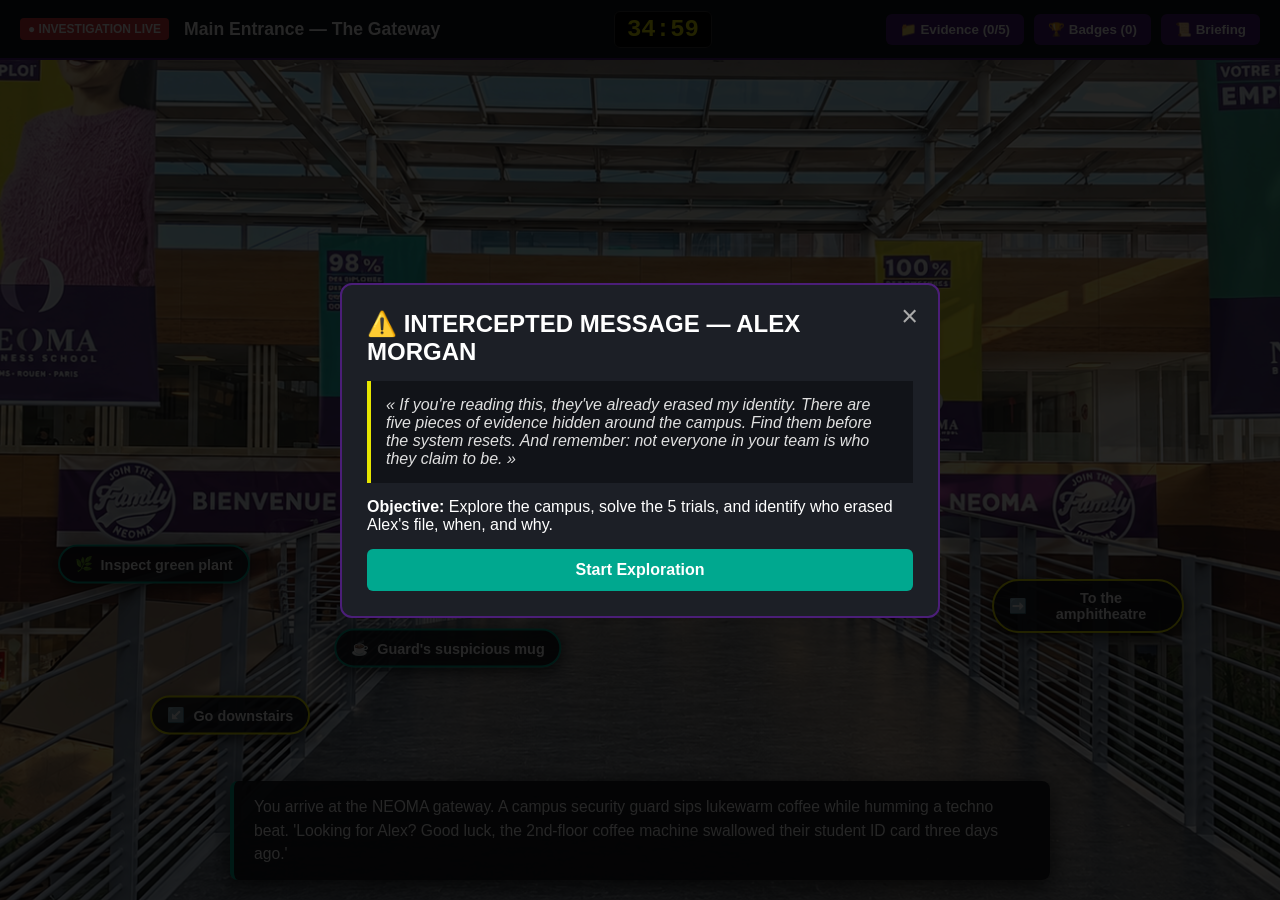
<file: accueil.html>
<!DOCTYPE html>
<html lang="en">
<head>
    <meta charset="UTF-8">
    <meta name="viewport" content="width=device-width, initial-scale=1.0">
    <title>NEOMA Escape Game — The Alex Morgan File</title>
    <link rel="stylesheet" href="style.css">
</head>
<body>

    <!-- Top HUD -->
    <header id="hud">
        <div class="hud-left">
            <span class="badge-live">● INVESTIGATION LIVE</span>
            <h1 id="scene-title">Loading...</h1>
        </div>
        <div class="hud-center">
            <span id="timer">35:00</span>
        </div>
        <div class="hud-right">
            <button id="btn-inventory" class="hud-btn">📁 Evidence (<span id="evidence-count">0</span>/5)</button>
            <button id="btn-badges" class="hud-btn">🏆 Badges (<span id="badge-count">0</span>)</button>
            <button id="btn-briefing" class="hud-btn">📜 Briefing</button>
        </div>
    </header>

    <!-- Main Viewport -->
    <main id="game-viewport">
        <div id="scene-container">
            <img id="scene-image" src="" alt="Campus view">
            <div id="hotspots-layer"></div>
        </div>

        <!-- Dialogue Box -->
        <div id="dialogue-box">
            <p id="scene-description"></p>
        </div>
    </main>

    <!-- Briefing Modal -->
    <div id="modal-briefing" class="modal">
        <div class="modal-content">
            <span class="close-btn" data-close="modal-briefing">&times;</span>
            <h2>⚠️ INTERCEPTED MESSAGE — ALEX MORGAN</h2>
            <blockquote class="alex-quote">
                « If you're reading this, they've already erased my identity. There are five pieces of evidence hidden around the campus. Find them before the system resets. And remember: not everyone in your team is who they claim to be. »
            </blockquote>
            <p><strong>Objective:</strong> Explore the campus, solve the 5 trials, and identify who erased Alex's file, when, and why.</p>
            <button class="action-btn" data-close="modal-briefing">Start Exploration</button>
        </div>
    </div>

    <!-- Evidence Modal -->
    <div id="modal-inventory" class="modal">
        <div class="modal-content">
            <span class="close-btn" data-close="modal-inventory">&times;</span>
            <h2>📁 INVESTIGATION EVIDENCE</h2>
            <div id="inventory-list">
                <p class="empty-msg">No evidence collected yet.</p>
            </div>
        </div>
    </div>

    <!-- Badges Modal -->
    <div id="modal-badges" class="modal">
        <div class="modal-content">
            <span class="close-btn" data-close="modal-badges">&times;</span>
            <h2>🏆 UNLOCKED BADGES</h2>
            <div id="badges-list">
                <p class="empty-msg">No badges unlocked yet.</p>
            </div>
        </div>
    </div>

    <!-- Puzzles Modal -->
    <div id="modal-puzzle" class="modal">
        <div class="modal-content modal-large">
            <span class="close-btn" data-close="modal-puzzle">&times;</span>
            <h2 id="puzzle-title">Puzzle</h2>
            <div id="puzzle-body"></div>
            <p id="puzzle-feedback" class="feedback-msg"></p>
        </div>
    </div>

    <script src="app.js"></script>
</body>
</html>
</file>
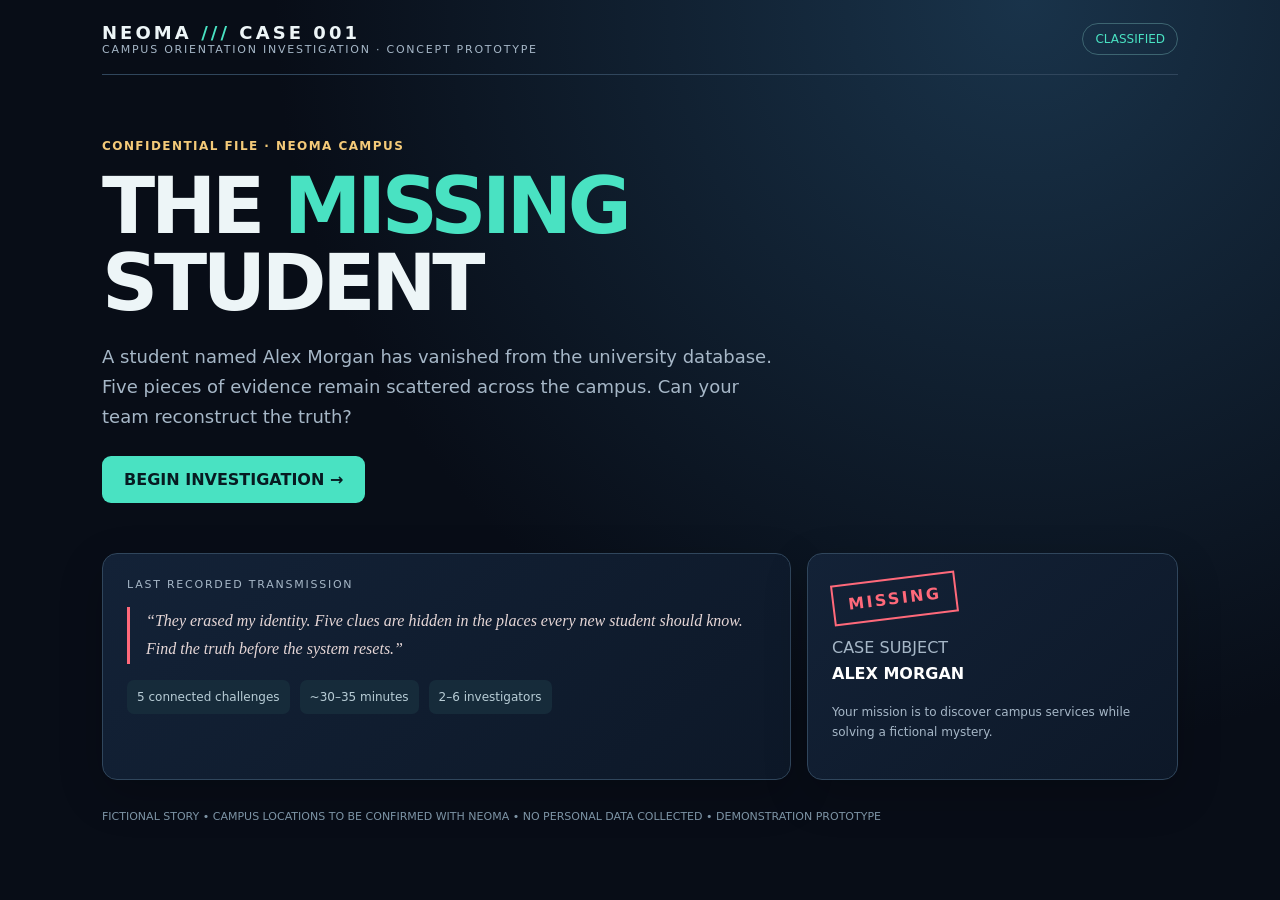
<file: escape_game.html>
<!doctype html><html lang="en"><head><meta charset="utf-8"><meta name="viewport" content="width=device-width,initial-scale=1"><title>NEOMA — The Missing Student</title><style>
:root{--bg:#080d17;--panel:#111c2c;--line:#30465c;--ink:#edf5f7;--muted:#a6b7c7;--accent:#49e2c2;--red:#ff697a;--gold:#f4ca79}*{box-sizing:border-box}body{margin:0;background:radial-gradient(circle at 80% 0%,#19334a 0%,#080d17 55%);color:var(--ink);font-family:Inter,ui-sans-serif,system-ui,Arial,sans-serif;min-height:100vh}button,input{font:inherit}button{cursor:pointer}.shell{max-width:1120px;margin:auto;padding:22px}.top{display:flex;align-items:center;justify-content:space-between;gap:12px;border-bottom:1px solid var(--line);padding-bottom:18px}.brand{font-size:18px;font-weight:900;letter-spacing:.17em}.brand span{color:var(--accent)}.micro{color:var(--muted);font-size:11px;letter-spacing:.16em;text-transform:uppercase}.pill{border:1px solid #3d6571;border-radius:100px;padding:8px 12px;font-size:12px;color:var(--accent)}.hero{padding:64px 0 28px;max-width:820px}h1{font-size:clamp(42px,7vw,78px);line-height:.99;letter-spacing:-.055em;margin:15px 0 20px}h1 em{color:var(--accent);font-style:normal}h2{font-size:clamp(26px,4vw,40px);letter-spacing:-.035em;margin:9px 0 16px}p{color:var(--muted);line-height:1.65}.lead{font-size:18px;max-width:670px}.button{border:0;background:var(--accent);color:#071b21;border-radius:9px;padding:14px 22px;font-weight:800}.button:hover{filter:brightness(1.12)}.button.secondary{background:transparent;color:var(--ink);border:1px solid var(--line)}.button:disabled{opacity:.35;cursor:not-allowed}.actions{display:flex;gap:10px;flex-wrap:wrap;margin-top:24px}.panel{background:linear-gradient(140deg,#132237,#0d1828);border:1px solid var(--line);border-radius:15px;padding:24px;box-shadow:0 15px 45px #0003}.introgrid{display:grid;grid-template-columns:1.3fr .7fr;gap:16px;margin-top:22px}.file{border-left:3px solid var(--red);padding-left:16px;color:#e6d7d7;font-family:Georgia,serif;font-style:italic;line-height:1.8}.stamp{color:var(--red);border:2px solid var(--red);display:inline-block;padding:9px 14px;transform:rotate(-7deg);font-weight:900;letter-spacing:.15em}.progress{display:flex;gap:6px;margin:20px 0 24px}.seg{height:5px;border-radius:10px;background:#263d4c;flex:1}.seg.done{background:var(--accent)}.layout{display:grid;grid-template-columns:minmax(0,1fr) 285px;gap:18px}.location{color:var(--accent);font-size:12px;font-weight:800;letter-spacing:.15em;text-transform:uppercase}.clue{padding:16px;background:#0a1421;border:1px dashed #466077;border-radius:9px;margin:14px 0;line-height:1.8}.cards{display:grid;grid-template-columns:repeat(2,1fr);gap:10px}.evidence{background:#17283b;border:1px solid #456078;padding:15px;border-radius:9px}.evidence strong{display:block;color:var(--gold);margin-bottom:6px}.evidence small{color:var(--muted);line-height:1.6}.field{width:100%;background:#091421;border:1px solid #50687b;color:white;border-radius:9px;padding:15px;outline:none}.field:focus{border-color:var(--accent)}.feedback{margin-top:12px;min-height:26px;font-weight:700}.bad{color:var(--red)}.good{color:var(--accent)}.sideTitle{font-weight:800;margin-bottom:13px}.item{border-bottom:1px solid #2b4053;padding:10px 0;font-size:13px;color:#bdcbd6}.item b{color:var(--accent)}.hidden{display:none!important}.map{display:grid;grid-template-columns:repeat(3,1fr);gap:10px;margin:15px 0}.map div{padding:18px 8px;text-align:center;border:1px solid #385368;border-radius:8px;font-size:12px;background:#15283a}.map .active{border-color:var(--accent);color:var(--accent)}.tiny{font-size:12px}.footer{margin:30px 0;color:#7d94a5;font-size:11px}.timer{font-variant-numeric:tabular-nums;font-weight:900}.label{display:block;font-size:12px;color:var(--muted);margin:16px 0 7px}.choice{display:block;width:100%;text-align:left;border:1px solid #3c5568;background:#14273a;color:var(--ink);padding:14px;margin:8px 0;border-radius:9px}.choice.selected{border-color:var(--accent);background:#1c3e43}.reveal{background:#102b2e;border:1px solid #39786f;border-radius:10px;padding:18px;margin-top:18px}.steps{display:flex;gap:10px;flex-wrap:wrap}.steps span{background:#162b3a;border-radius:7px;padding:10px;font-size:12px;color:#b8cdd6}.case{color:var(--gold);letter-spacing:.12em;font-size:12px;font-weight:800}@media(max-width:750px){.layout,.introgrid{grid-template-columns:1fr}.shell{padding:15px}.hero{padding-top:36px}.cards{grid-template-columns:1fr}.panel{padding:18px}}
</style></head><body><div class="shell"><header class="top"><div><div class="brand">NEOMA <span>///</span> CASE 001</div><div class="micro">Campus orientation investigation · concept prototype</div></div><div class="pill" id="status">CLASSIFIED</div></header><main id="app"></main><div class="footer">FICTIONAL STORY • CAMPUS LOCATIONS TO BE CONFIRMED WITH NEOMA • NO PERSONAL DATA COLLECTED • DEMONSTRATION PROTOTYPE</div></div><script>
const app=document.getElementById('app'),status=document.getElementById('status');let stage=0,seconds=0,tick=null,hints=0,errors=0,selected='',collected=[];const stages=[{name:'THE IDENTITY GLITCH',place:'Student Services / Administration',task:'Identify the altered student record.',hint:'Look for the record that contradicts itself: a departure before an arrival.',answer:'B',token:'MIRROR',detail:'Record B contains an impossible timeline. The recovered keyword is MIRROR.'},{name:'THE INVISIBLE CAMPUS',place:'Campus map / Library',task:'Follow the correct sequence of campus services.',hint:'A student needs to register first, research second, and eat third.',answer:'312',token:'17',detail:'The order is Administration (3), Library (1), Cafeteria (2). Evidence: 17.'},{name:'THE BROKEN TRANSMISSION',place:'Library / Study Area',task:'Decode the transmission from Alex.',hint:'The first letter of each line is the message.',answer:'SCHEDULE',token:'NORTH',detail:'The acrostic reads SCHEDULE. Evidence: NORTH.'},{name:'THE IMPOSSIBLE TIMETABLE',place:'Classroom / Academic Area',task:'Find the impossible appointment.',hint:'Compare the appointment against the building opening hours shown in the case file.',answer:'23:30',token:'ALEX',detail:'The appointment at 23:30 conflicts with the fictional schedule. Evidence: ALEX.'},{name:'THE FINAL ACCUSATION',place:'Final Investigation / Student Hub',task:'Use the evidence to identify what really happened.',hint:'Read the evidence log: the disappearance concerns a digital identity, not a person.',answer:'ALEX',token:'CASE CLOSED',detail:'Alex erased his own digital record as a fictional test of teamwork and campus discovery.'}];
function timer(){if(tick)return;tick=setInterval(()=>{seconds++;let e=document.getElementById('timer');if(e)e.textContent=fmt(seconds)},1000)}function fmt(s){return String(Math.floor(s/60)).padStart(2,'0')+':'+String(s%60).padStart(2,'0')}function btn(label,fn,cls=''){return `<button class="button ${cls}" onclick="${fn}">${label}</button>`}function go(){stage=1;timer();render()}function reset(){clearInterval(tick);tick=null;stage=0;seconds=0;hints=0;errors=0;selected='';collected=[];render()}function progress(){return `<div class="progress">${stages.map((_,i)=>`<div class="seg ${i<stage-1?'done':''}"></div>`).join('')}</div>`}function sidebar(){return `<aside class="panel"><div class="sideTitle">EVIDENCE LOG <span style="color:var(--accent)">${collected.length}/5</span></div>${collected.length?collected.map((c,i)=>`<div class="item"><b>0${i+1} / ${c.token}</b><br>${c.detail}</div>`).join(''):'<p class="tiny">Evidence will appear here as you solve each challenge.</p>'}<div style="margin-top:22px" class="micro">Investigation timer</div><div id="timer" style="font-size:34px;margin-top:7px" class="timer">${fmt(seconds)}</div><p class="tiny">Hints used: ${hints} · Incorrect attempts: ${errors}</p></aside>`}function render(){status.textContent=stage===0?'CLASSIFIED':stage===6?'SOLVED':`MISSION ${String(stage).padStart(2,'0')}/05`;if(stage===0){app.innerHTML=`<section class="hero"><div class="case">CONFIDENTIAL FILE · NEOMA CAMPUS</div><h1>THE <em>MISSING</em><br>STUDENT</h1><p class="lead">A student named Alex Morgan has vanished from the university database. Five pieces of evidence remain scattered across the campus. Can your team reconstruct the truth?</p><div class="actions">${btn('BEGIN INVESTIGATION →','go()')}</div></section><div class="introgrid"><div class="panel"><div class="micro">Last recorded transmission</div><p class="file">“They erased my identity. Five clues are hidden in the places every new student should know. Find the truth before the system resets.”</p><div class="steps"><span>5 connected challenges</span><span>~30–35 minutes</span><span>2–6 investigators</span></div></div><div class="panel"><div class="stamp">MISSING</div><p>CASE SUBJECT<br><strong style="color:white">ALEX MORGAN</strong></p><p class="tiny">Your mission is to discover campus services while solving a fictional mystery.</p></div></div>`;return}if(stage===6){clearInterval(tick);tick=null;app.innerHTML=`<section class="hero"><div class="case">INVESTIGATION COMPLETED</div><h1>CASE <em>CLOSED.</em></h1><p class="lead">Alex was never physically missing. Alex deleted a fictional student record to create a test of teamwork, observation and campus orientation.</p><div class="reveal"><strong>WELCOME TO NEOMA, INVESTIGATORS.</strong><p>You've explored the key campus services, combined evidence and solved the mystery together.</p><div class="steps"><span>Time: ${fmt(seconds)}</span><span>Hints: ${hints}</span><span>Attempts missed: ${errors}</span></div></div><div class="actions">${btn('PLAY AGAIN','reset()')}${btn('SHOW FACILITATOR ANSWERS','answers()','secondary')}</div></section>`;return}let s=stages[stage-1];app.innerHTML=`${progress()}<div class="layout"><section class="panel"><div class="location">MISSION ${stage} / 05 · ${s.place}</div><h2>${s.name}</h2><p>${s.task}</p>${puzzle(stage)}<label class="label" for="answer">YOUR ANSWER</label><input class="field" id="answer" autocomplete="off" placeholder="Enter the code or answer" onkeydown="if(event.key==='Enter')check()"><div class="actions">${btn('SUBMIT ANSWER','check()')}${btn('REQUEST A HINT','hint()','secondary')}</div><div class="feedback" id="feedback" aria-live="polite"></div></section>${sidebar()}</div>`}function puzzle(n){if(n===1)return `<div class="clue">Four student records were recovered. Which one contains an impossible timeline?</div><div class="cards"><div class="evidence"><strong>RECORD A</strong><small>Registered: 02 Sep<br>Badge issued: 03 Sep</small></div><div class="evidence"><strong>RECORD B</strong><small>Arrived: 12 Sep<br>Left campus: 08 Sep</small></div><div class="evidence"><strong>RECORD C</strong><small>Library access: 10 Sep<br>Orientation: 09 Sep</small></div><div class="evidence"><strong>RECORD D</strong><small>Enrollment: 01 Sep<br>First class: 15 Sep</small></div></div><p class="tiny">Enter A, B, C or D.</p>`;if(n===2)return `<div class="clue">The recovered card reads: “First get registered. Then find information. Finally take a break.”<br><br>Use the location numbers below to enter a three-digit route.</div><div class="map"><div>①<br>LIBRARY</div><div>②<br>CAFETERIA</div><div>③<br>ADMINISTRATION</div></div><p class="tiny">Enter the three numbers without spaces.</p>`;if(n===3)return `<div class="clue" style="font-family:Georgia,serif">Silent corridors hold a clue.<br>Careful investigators look twice.<br>Hidden details matter most.<br>Every answer has a place.<br>Do not trust the obvious.<br>Use what you already know.<br>Look beyond the surface.<br>Every clue has a purpose.</div><p class="tiny">What eight-letter word is hidden in the transmission?</p>`;if(n===4)return `<div class="clue"><strong>FICTIONAL CAMPUS ACCESS RULE</strong><br>For this prototype, academic rooms are accessible from 08:00 to 20:00.<br><br>Recovered appointments:<br>09:15 — Welcome briefing<br>12:30 — Student lunch<br>16:00 — Library orientation<br>23:30 — Private classroom meeting</div><p class="tiny">Which appointment time is impossible under the stated rule? Use HH:MM.</p>`;return `<div class="clue">Evidence recovered:<br>① MIRROR — not everything is as it appears<br>② 17 — case archive reference<br>③ NORTH — where the final message was stored<br>④ ALEX — the identity at the centre of the case<br><br><strong>Final report:</strong> No person is physically missing. Someone intentionally removed a digital identity to test the investigators. Whose record was removed?</div><p class="tiny">Enter the first name.</p>`}function norm(x){return x.trim().toUpperCase().replace(/\s+/g,'')}function check(){let v=document.getElementById('answer').value,f=document.getElementById('feedback'),s=stages[stage-1];if(norm(v)!==s.answer){errors++;f.className='feedback bad';f.textContent='ACCESS DENIED — That is not the correct answer. Review the evidence.';return}collected.push({token:s.token,detail:s.detail});f.className='feedback good';f.innerHTML=`EVIDENCE VERIFIED: ${s.token}. ${s.detail}<div class="actions">${btn(stage===5?'REVEAL THE TRUTH →':'CONTINUE INVESTIGATION →','next()')}</div>`;document.getElementById('answer').disabled=true}function next(){stage++;render();window.scrollTo(0,0)}function hint(){hints++;document.getElementById('feedback').className='feedback';document.getElementById('feedback').textContent='HINT: '+stages[stage-1].hint}function answers(){alert(stages.map((s,i)=>`${i+1}. ${s.name}\nAnswer: ${s.answer}\nHint: ${s.hint}\nEvidence: ${s.token}`).join('\n\n'))}render();
</script></body></html>
</file>
<file: style.css>
:root {
    --neoma-purple: #4B1E78;
    --neoma-purple-light: #6d32a8;
    --neoma-yellow: #E6E600;
    --neoma-green: #00A88F;
    --dark-bg: #111318;
    --panel-bg: rgba(17, 19, 24, 0.92);
}

* {
    box-sizing: border-box;
    margin: 0;
    padding: 0;
    font-family: 'Segoe UI', Roboto, Helvetica, Arial, sans-serif;
}

body {
    background-color: var(--dark-bg);
    color: #fff;
    height: 100vh;
    display: flex;
    flex-direction: column;
    overflow: hidden;
}

/* --- HUD --- */
#hud {
    height: 60px;
    background: var(--panel-bg);
    border-bottom: 2px solid var(--neoma-purple);
    display: flex;
    justify-content: space-between;
    align-items: center;
    padding: 0 20px;
    z-index: 100;
}

.hud-left { display: flex; align-items: center; gap: 15px; }

.badge-live {
    background: #d9383a;
    color: white;
    font-size: 0.75rem;
    font-weight: bold;
    padding: 4px 8px;
    border-radius: 4px;
    animation: pulse 2s infinite;
}

#scene-title { font-size: 1.1rem; font-weight: 600; }

#timer {
    font-family: 'Courier New', monospace;
    font-size: 1.5rem;
    font-weight: bold;
    color: var(--neoma-yellow);
    background: #000;
    padding: 4px 12px;
    border-radius: 6px;
    border: 1px solid #333;
}

.hud-right { display: flex; gap: 10px; }

.hud-btn {
    background: var(--neoma-purple);
    color: white;
    border: none;
    padding: 8px 14px;
    border-radius: 6px;
    cursor: pointer;
    font-weight: 600;
    transition: background 0.2s;
}

.hud-btn:hover { background: var(--neoma-purple-light); }

/* --- VIEWPORT --- */
#game-viewport {
    position: relative;
    flex: 1;
    display: flex;
    justify-content: center;
    align-items: center;
    background: #000;
    overflow: hidden;
}

#scene-container {
    position: relative;
    width: 100%;
    height: 100%;
}

#scene-image {
    width: 100%;
    height: 100%;
    object-fit: cover;
    transition: opacity 0.3s ease;
}

#hotspots-layer {
    position: absolute;
    top: 0;
    left: 0;
    width: 100%;
    height: 100%;
}

/* --- HOTSPOTS --- */
.hotspot {
    position: absolute;
    transform: translate(-50%, -50%);
    background: rgba(17, 19, 24, 0.88);
    border: 2px solid var(--neoma-yellow);
    color: #fff;
    padding: 9px 15px;
    border-radius: 30px;
    cursor: pointer;
    display: flex;
    align-items: center;
    gap: 8px;
    font-weight: bold;
    font-size: 0.9rem;
    box-shadow: 0 4px 15px rgba(0,0,0,0.7);
    transition: transform 0.2s, background 0.2s;
    z-Index: 10;
}

.hotspot.type-inspect { border-color: var(--neoma-green); }
.hotspot.type-puzzle { border-color: #ff5e5e; }

.hotspot:hover {
    transform: translate(-50%, -50%) scale(1.08);
    background: var(--neoma-purple);
    border-color: #fff;
}

/* --- BOÎTE DE DIALOGUE --- */
#dialogue-box {
    position: absolute;
    bottom: 20px;
    left: 50%;
    transform: translateX(-50%);
    width: 90%;
    max-width: 820px;
    background: var(--panel-bg);
    border-left: 4px solid var(--neoma-green);
    padding: 14px 20px;
    border-radius: 8px;
    box-shadow: 0 8px 25px rgba(0,0,0,0.7);
    z-index: 50;
}

#scene-description { font-size: 0.98rem; line-height: 1.5; }

/* --- MODALES --- */
.modal {
    display: none;
    position: fixed;
    z-index: 200;
    left: 0;
    top: 0;
    width: 100%;
    height: 100%;
    background-color: rgba(0,0,0,0.85);
    justify-content: center;
    align-items: center;
    padding: 15px;
}

.modal.active { display: flex; }

.modal-content {
    background: #1c1f26;
    border: 2px solid var(--neoma-purple);
    padding: 25px;
    border-radius: 12px;
    max-width: 600px;
    width: 100%;
    max-height: 90vh;
    overflow-y: auto;
    position: relative;
}

.modal-large { max-width: 850px; }

.close-btn {
    position: absolute;
    top: 15px;
    right: 20px;
    font-size: 1.8rem;
    cursor: pointer;
    color: #aaa;
}

.alex-quote {
    background: #111318;
    border-left: 4px solid var(--neoma-yellow);
    padding: 15px;
    margin: 15px 0;
    font-style: italic;
    color: #e0e0e0;
}

.action-btn {
    margin-top: 15px;
    background: var(--neoma-green);
    color: #fff;
    border: none;
    padding: 12px 20px;
    border-radius: 6px;
    font-weight: bold;
    cursor: pointer;
    width: 100%;
    font-size: 1rem;
}

.action-btn:hover { opacity: 0.9; }

/* --- ÉNIGMES & DOSSIERS --- */
.code-input-group {
    display: flex;
    gap: 10px;
    margin-top: 15px;
}

.code-input {
    flex: 1;
    padding: 12px;
    font-size: 1.3rem;
    text-align: center;
    letter-spacing: 6px;
    font-family: monospace;
    background: #111318;
    border: 2px solid var(--neoma-purple);
    color: var(--neoma-yellow);
    border-radius: 6px;
}

.files-grid {
    display: grid;
    grid-template-columns: repeat(auto-fit, minmax(260px, 1fr));
    gap: 15px;
    margin-top: 15px;
}

.student-card {
    background: #111318;
    border: 1px solid #333;
    border-radius: 8px;
    padding: 15px;
    font-size: 0.88rem;
    line-height: 1.4;
}

.student-card h3 {
    color: var(--neoma-yellow);
    margin-bottom: 8px;
    border-bottom: 1px solid #333;
    padding-bottom: 5px;
}

.student-card ul {
    margin: 8px 0 12px 18px;
    color: #ccc;
}

.suspect-btn {
    background: var(--neoma-purple);
    color: white;
    border: none;
    padding: 8px 12px;
    border-radius: 4px;
    width: 100%;
    cursor: pointer;
    font-weight: bold;
}

.suspect-btn:hover { background: #d9383a; }

.feedback-msg {
    margin-top: 15px;
    font-weight: bold;
    text-align: center;
}

.evidence-item {
    background: #111318;
    border-left: 4px solid var(--neoma-yellow);
    padding: 12px;
    margin-bottom: 10px;
    border-radius: 4px;
}

@keyframes pulse {
    0% { opacity: 1; }
    50% { opacity: 0.5; }
    100% { opacity: 1; }
}
</file>
